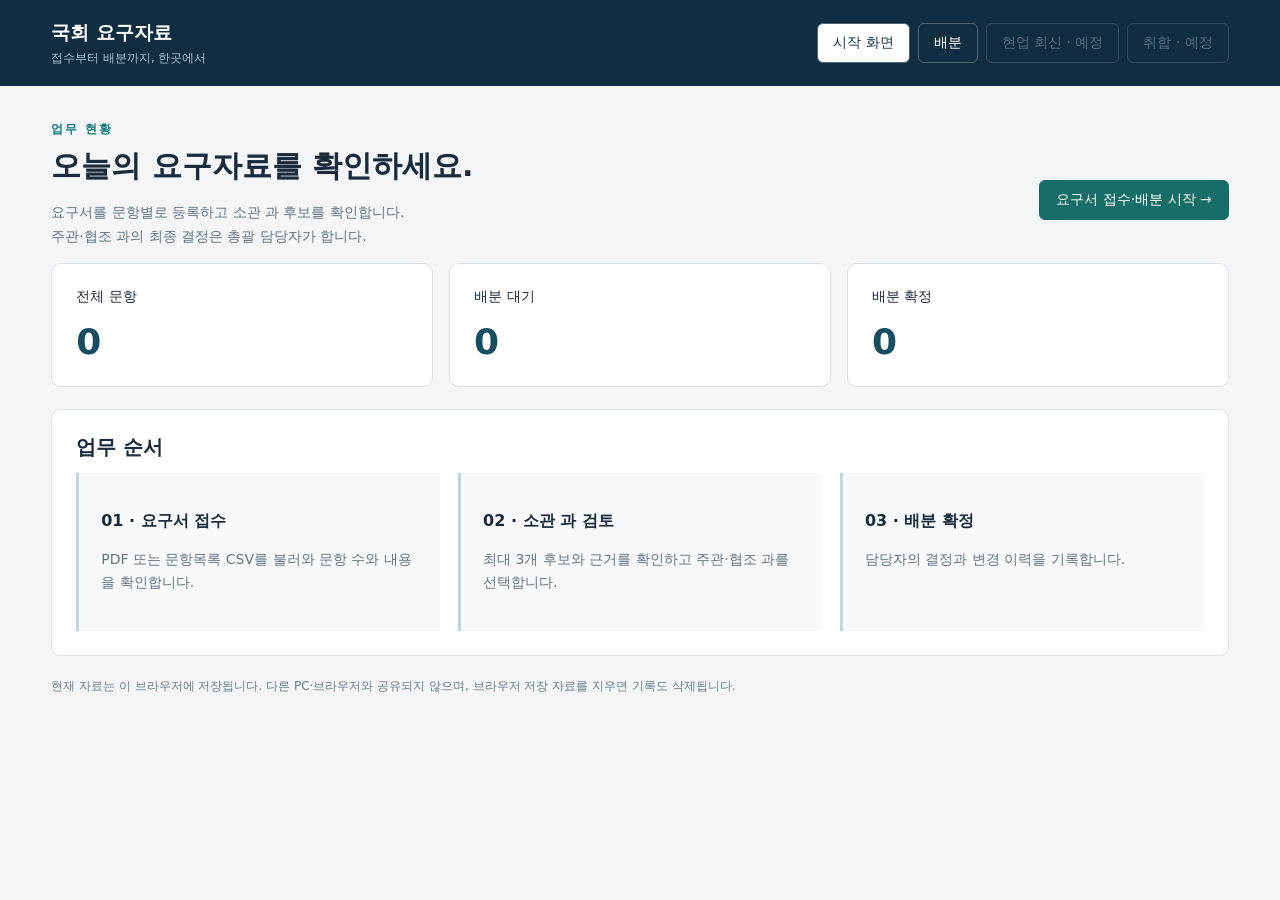
<file: index.html>
<!doctype html>
<html lang="ko">
<head><meta charset="utf-8"><meta name="viewport" content="width=device-width,initial-scale=1"><meta http-equiv="refresh" content="0;url=web/"><title>국회 요구자료</title></head>
<body><p><a href="web/">국회 요구자료 시작 화면으로 이동</a></p></body>
</html>
</file>
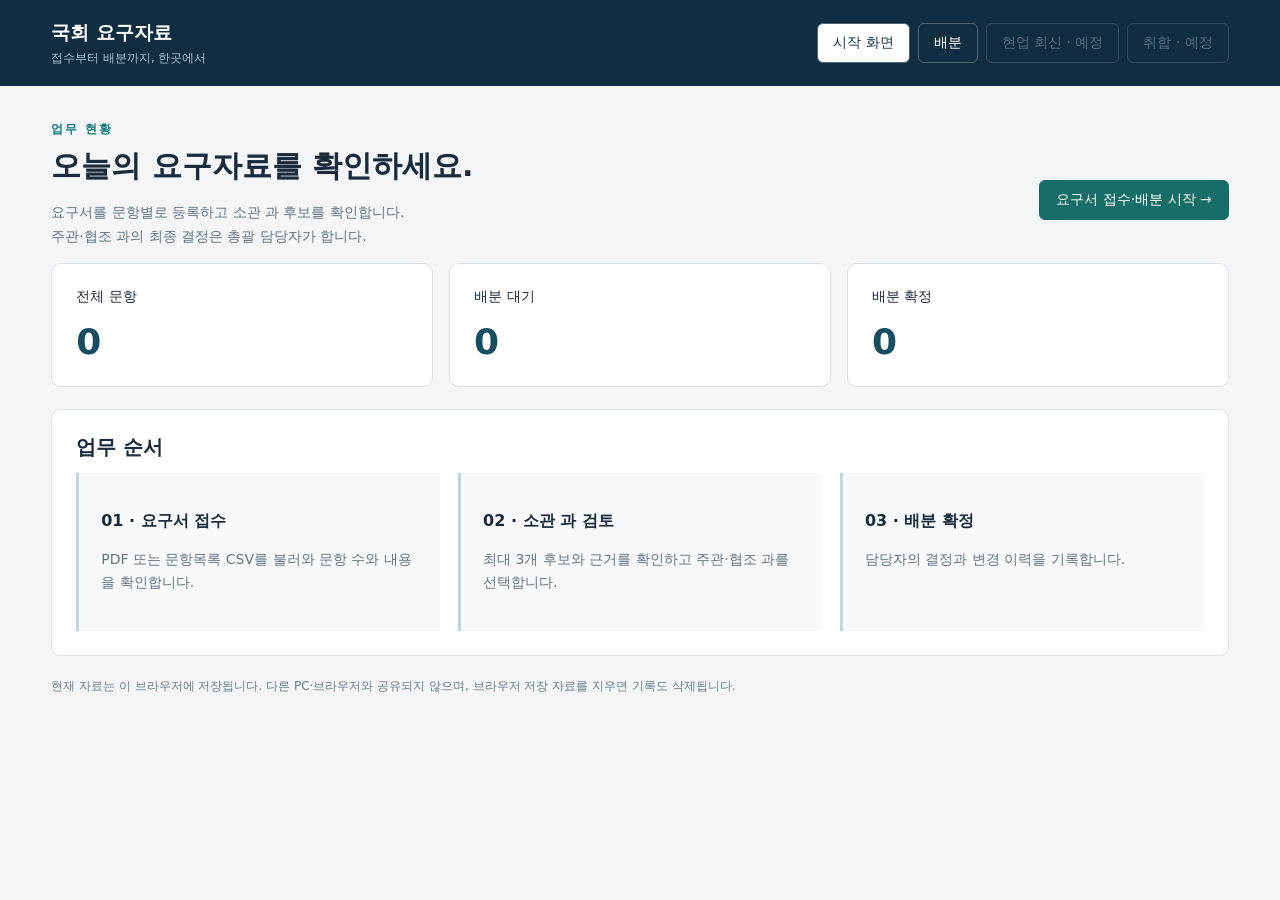
<file: web/index.html>
<!doctype html><html lang="ko"><head><meta charset="utf-8"><meta name="viewport" content="width=device-width,initial-scale=1"><title>시작 화면 · 국회 요구자료</title><link rel="stylesheet" href="style.css"><script src="common.js" defer></script></head><body>
<header><div><strong>국회 요구자료</strong><small>접수부터 배분까지, 한곳에서</small></div><nav aria-label="주요 화면"><a class="active" href="index.html">시작 화면</a><a href="assign.html">배분</a><button disabled title="S6에서 제공 예정">현업 회신 · 예정</button><button disabled title="S8에서 제공 예정">취합 · 예정</button></nav></header>
<main><div class="eyebrow">업무 현황</div><div class="welcome"><div class="intro"><h1>오늘의 요구자료를 확인하세요.</h1><p class="muted">요구서를 문항별로 등록하고 소관 과 후보를 확인합니다.<br>주관·협조 과의 최종 결정은 총괄 담당자가 합니다.</p></div><a class="button" href="assign.html">요구서 접수·배분 시작 →</a></div>
<div id="message" role="status"></div><section class="stats" aria-label="문항 현황"><div class="stat">전체 문항<b id="total">0</b></div><div class="stat">배분 대기<b id="pending">0</b></div><div class="stat">배분 확정<b id="done">0</b></div></section>
<section class="card"><h2>업무 순서</h2><div class="flow"><div><h3>01 · 요구서 접수</h3><p class="muted">PDF 또는 문항목록 CSV를 불러와 문항 수와 내용을 확인합니다.</p></div><div><h3>02 · 소관 과 검토</h3><p class="muted">최대 3개 후보와 근거를 확인하고 주관·협조 과를 선택합니다.</p></div><div><h3>03 · 배분 확정</h3><p class="muted">담당자의 결정과 변경 이력을 기록합니다.</p></div></div></section><p class="footer">현재 자료는 이 브라우저에 저장됩니다. 다른 PC·브라우저와 공유되지 않으며, 브라우저 저장 자료를 지우면 기록도 삭제됩니다.</p></main>
<script>addEventListener('DOMContentLoaded',()=>{function refresh(){try{if(location.protocol==='file:')throw Error('로컬 서버로 열어 주세요: python -m http.server 8000 -d web');const d=RequestCommon.load();document.querySelector('#total').textContent=d.cases.length;document.querySelector('#pending').textContent=d.cases.filter(r=>r.상태==='접수').length;document.querySelector('#done').textContent=d.cases.filter(r=>r.상태==='배분확정').length;}catch(e){const el=document.querySelector('#message');el.className='notice error';el.textContent=e.message;}}refresh();addEventListener('storage',refresh);});</script></body></html>
</file>
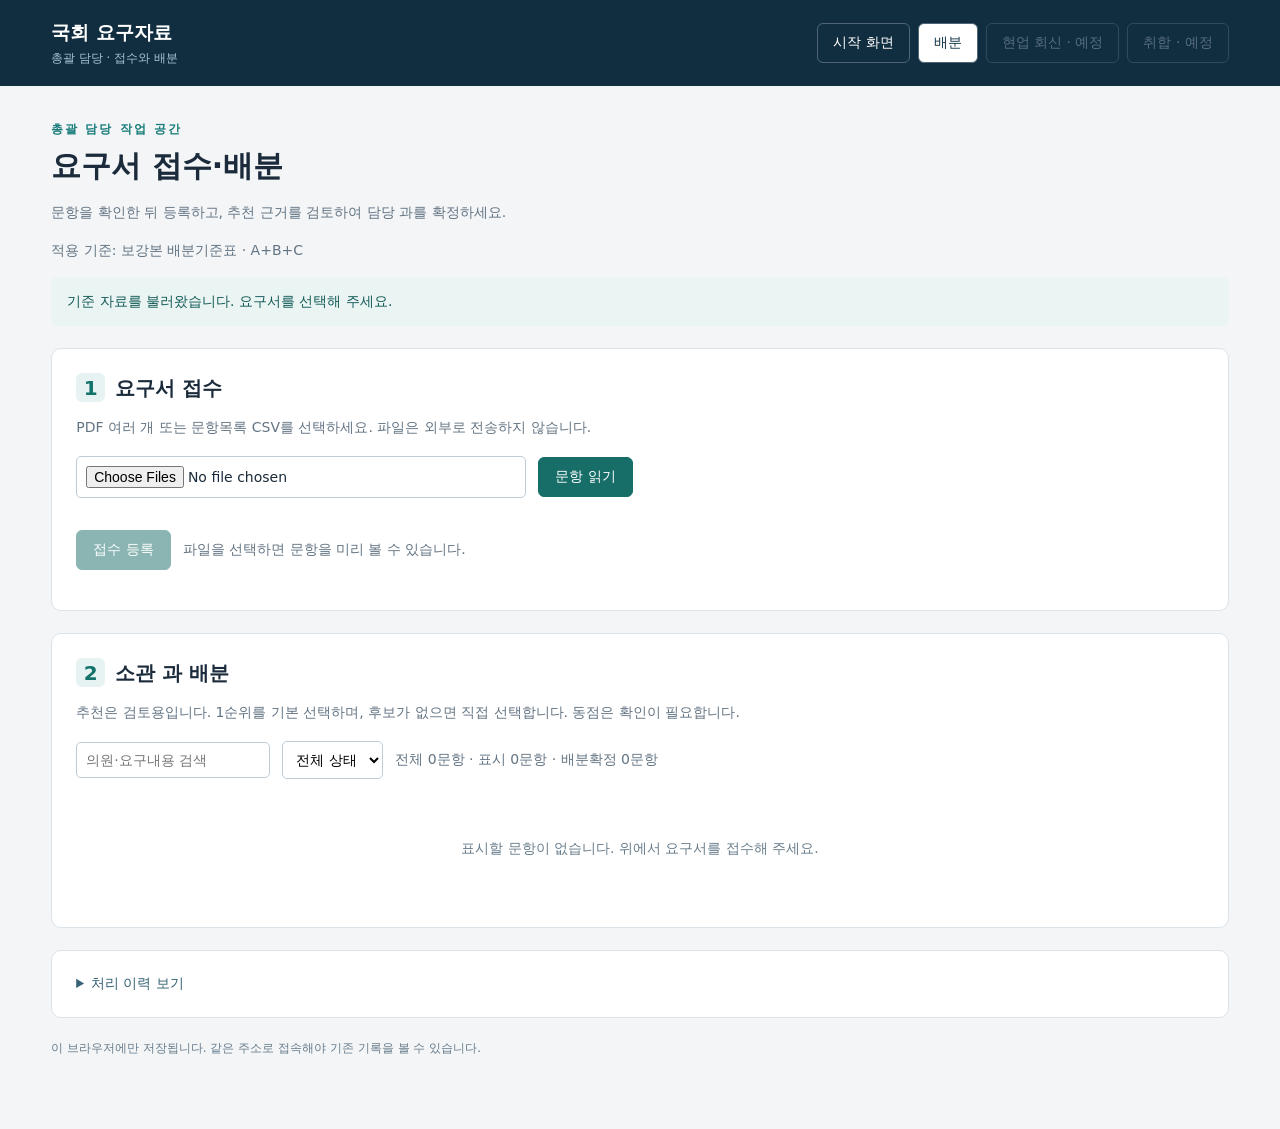
<file: web/assign.html>
<!doctype html><html lang="ko"><head><meta charset="utf-8"><meta name="viewport" content="width=device-width,initial-scale=1"><title>접수·배분 · 국회 요구자료</title><link rel="stylesheet" href="style.css"><script src="engine.js" data-data-base="./data/" data-rules="rules_보강.csv"></script><script src="split.js"></script><script src="common.js"></script><script src="assign.js" defer></script></head><body>
<header><div><strong>국회 요구자료</strong><small>총괄 담당 · 접수와 배분</small></div><nav aria-label="주요 화면"><a href="index.html">시작 화면</a><a class="active" href="assign.html">배분</a><button disabled title="S6에서 제공 예정">현업 회신 · 예정</button><button disabled title="S8에서 제공 예정">취합 · 예정</button></nav></header>
<main><div class="eyebrow">총괄 담당 작업 공간</div><h1>요구서 접수·배분</h1><p class="muted">문항을 확인한 뒤 등록하고, 추천 근거를 검토하여 담당 과를 확정하세요.</p><p class="muted" id="ruleSource">적용 기준: 보강본 배분기준표 · A+B+C</p><div id="message" class="notice" role="status" aria-live="polite">기준 자료를 읽고 있습니다.</div>
<section class="card"><h2><span class="step">1</span>요구서 접수</h2><p class="muted">PDF 여러 개 또는 문항목록 CSV를 선택하세요. 파일은 외부로 전송하지 않습니다.</p><div class="toolbar"><input id="files" type="file" multiple accept=".pdf,.csv" aria-label="요구서 PDF 또는 문항목록 CSV" disabled><button id="read" disabled>문항 읽기</button><progress id="progress" hidden></progress><span id="progressText"></span></div><div id="checks"></div><div id="preview" class="scroll"></div><div class="toolbar"><button id="register" disabled>접수 등록</button><span id="previewCount" class="muted">파일을 선택하면 문항을 미리 볼 수 있습니다.</span></div></section>
<section class="card"><h2><span class="step">2</span>소관 과 배분</h2><p class="muted">추천은 검토용입니다. 1순위를 기본 선택하며, 후보가 없으면 직접 선택합니다. 동점은 확인이 필요합니다.</p><div class="toolbar"><input id="search" placeholder="의원·요구내용 검색" aria-label="문항 검색"><select id="filter" aria-label="상태 필터"><option value="">전체 상태</option><option>접수</option><option>배분확정</option></select><span id="caseCount" class="muted"></span></div><div id="assignments" class="scroll"></div></section>
<details class="card"><summary>처리 이력 보기</summary><div id="history" class="scroll"></div></details><p class="footer">이 브라우저에만 저장됩니다. 같은 주소로 접속해야 기존 기록을 볼 수 있습니다.</p></main></body></html>
</file>
<file: web/style.css>
:root{font-family:'Malgun Gothic',system-ui,sans-serif;color:#1b2b3b;background:#f3f5f7;font-size:14px}*{box-sizing:border-box}body{margin:0}header{background:#112e41;color:white;padding:20px 4%;display:flex;align-items:center;justify-content:space-between;gap:20px}header strong{font-size:19px}header small{color:#a8c2d2;display:block;margin-top:5px}nav{display:flex;gap:8px;flex-wrap:wrap}nav a,nav button{padding:10px 15px;border:1px solid #516674;border-radius:6px;color:white;background:transparent;text-decoration:none}nav .active{background:white;color:#16364a}nav button:disabled{color:#9babb5;cursor:default}main{max-width:1500px;margin:auto;padding:35px 4% 60px}h1{font-size:30px;margin:8px 0 12px}h2{font-size:20px;margin:0 0 12px}h3{font-size:16px}.eyebrow{color:#167b79;font-size:12px;font-weight:bold;letter-spacing:2px}.muted{color:#637483;line-height:1.7}.card{background:white;border:1px solid #dbe3e9;border-radius:10px;padding:24px;margin:22px 0}.step{display:inline-grid;place-items:center;background:#e7f3f2;color:#13736b;border-radius:6px;width:29px;height:29px;margin-right:10px}.toolbar{display:flex;gap:12px;align-items:center;flex-wrap:wrap;margin:16px 0}button,.button{font:inherit;cursor:pointer;background:#176d68;color:white;border:1px solid #176d68;padding:10px 16px;border-radius:6px;text-decoration:none;display:inline-block}button:disabled{opacity:.5;cursor:not-allowed}button.secondary{background:white;color:#25485c;border-color:#bdccd6}input,select{font:inherit;padding:9px;border:1px solid #bdccd6;border-radius:5px;background:white;max-width:100%}input[type=file]{width:min(100%,450px)}button:focus-visible,a:focus-visible,input:focus-visible,select:focus-visible,summary:focus-visible{outline:3px solid #e8a72f;outline-offset:3px}.notice{padding:13px 16px;border-radius:6px;background:#eaf4f3;color:#145b57;line-height:1.7}.error{background:#fff0ed;color:#9d3021}.scroll{overflow:auto;max-height:630px}table{border-collapse:collapse;width:100%;font-size:13px}th{background:#f4f7f9;color:#526574;text-align:left;position:sticky;top:0;z-index:1;white-space:nowrap}th,td{padding:13px 12px;border-bottom:1px solid #e3e9ed;vertical-align:top;line-height:1.7}td select{min-width:155px}.assignment{min-width:1110px}.assignment td:nth-child(3){width:28%;min-width:260px}.badge{display:inline-block;border-radius:20px;padding:2px 10px;background:#edf1f4;color:#526574;white-space:nowrap}.badge.done{background:#e5f3ec;color:#226344}.candidates{padding-left:20px;margin:0;min-width:195px}.candidates small{display:block;color:#74818b}.stats{display:grid;grid-template-columns:repeat(3,1fr);gap:16px}.stat{background:white;border:1px solid #dbe3e9;border-radius:10px;padding:24px}.stat b{display:block;font-size:36px;margin-top:15px;color:#174d60}.empty{text-align:center;padding:45px;color:#687d8b}.partners{min-width:180px;max-height:220px;overflow:auto;margin-top:10px}.partners label{display:block;padding:4px}.partners input{margin-right:6px}summary{cursor:pointer;color:#356275}.subtitle{display:block;font-size:12px;color:#70818d;margin-top:5px}.footer{font-size:12px;color:#697d8c;margin-top:22px}progress{width:180px}.intro{max-width:720px}.welcome{display:flex;justify-content:space-between;align-items:center;gap:24px}.flow{display:grid;grid-template-columns:repeat(3,1fr);gap:18px}.flow>div{padding:22px;border-left:3px solid #bfd6db;background:#f7f9fa}@media(max-width:750px){header,.welcome{display:block}nav{margin-top:20px}main{padding:24px 16px}.stats,.flow{grid-template-columns:1fr}.card{padding:16px}}
</file>
